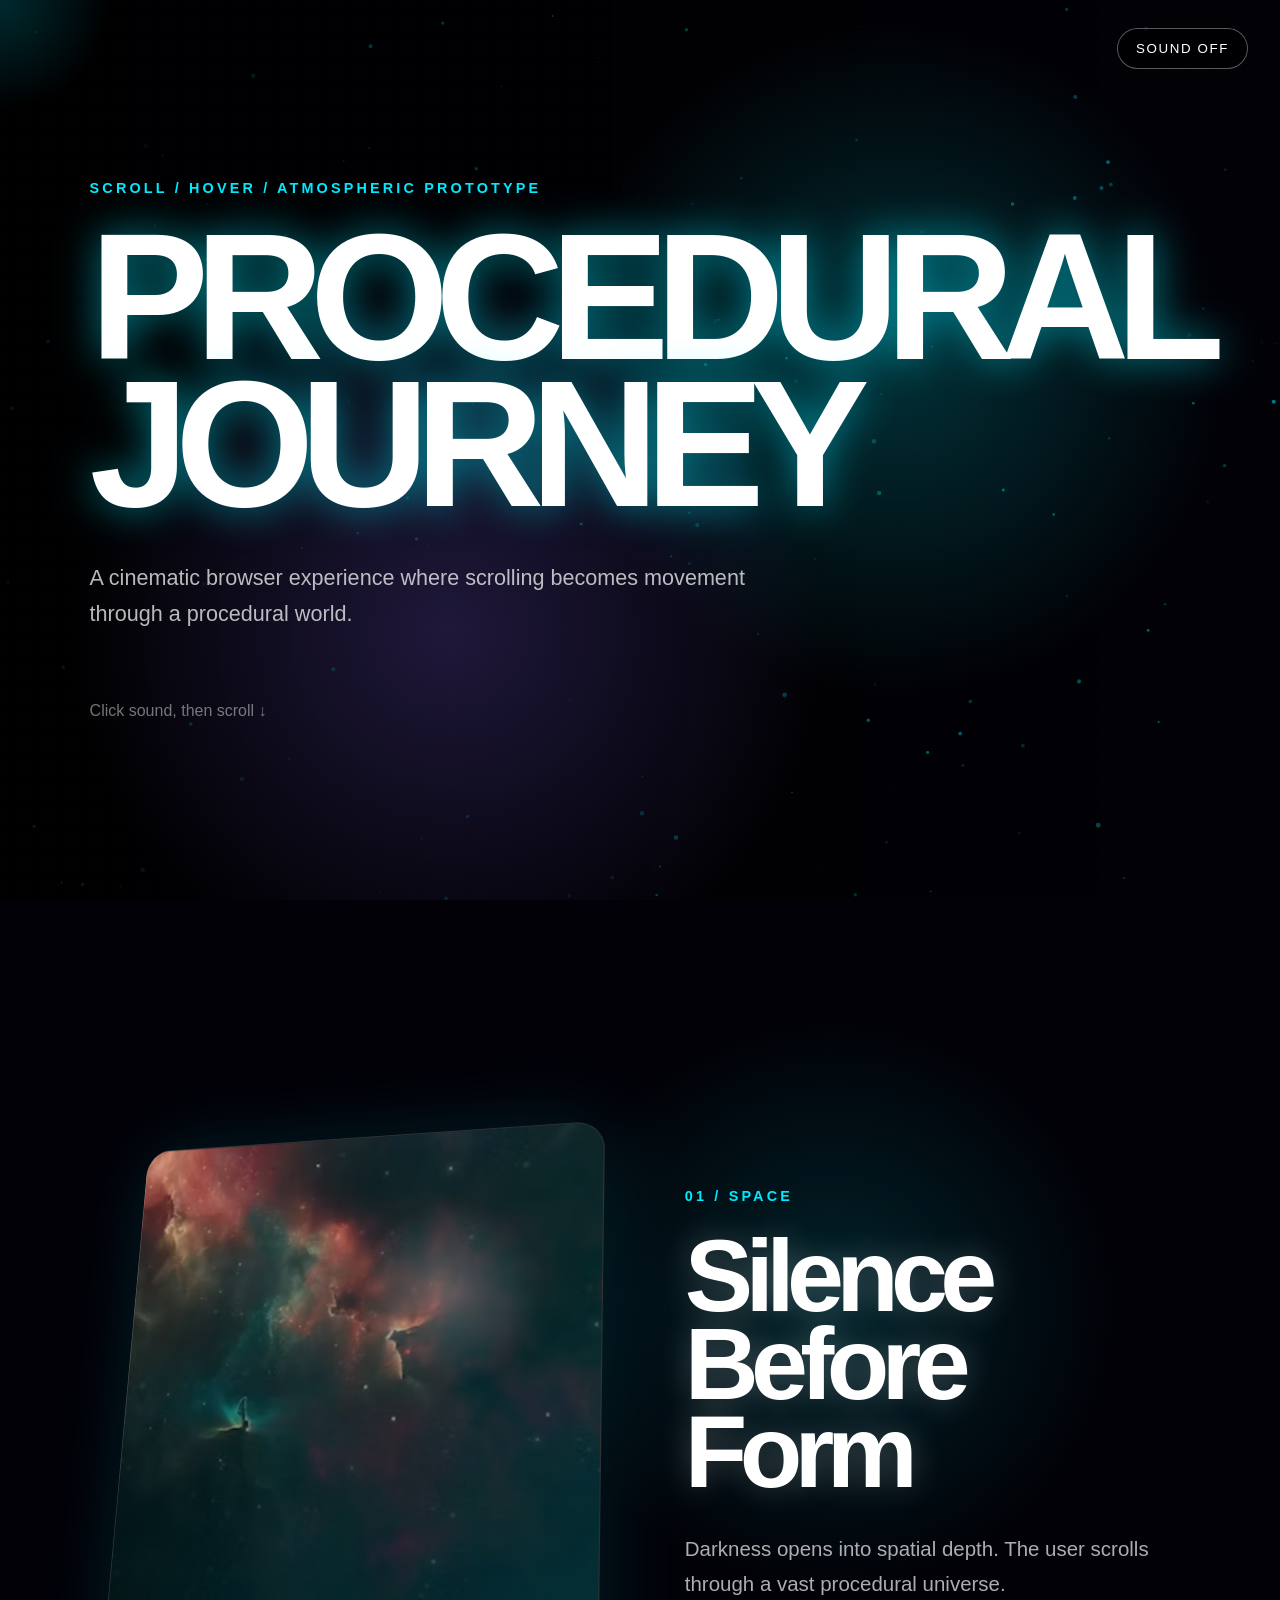
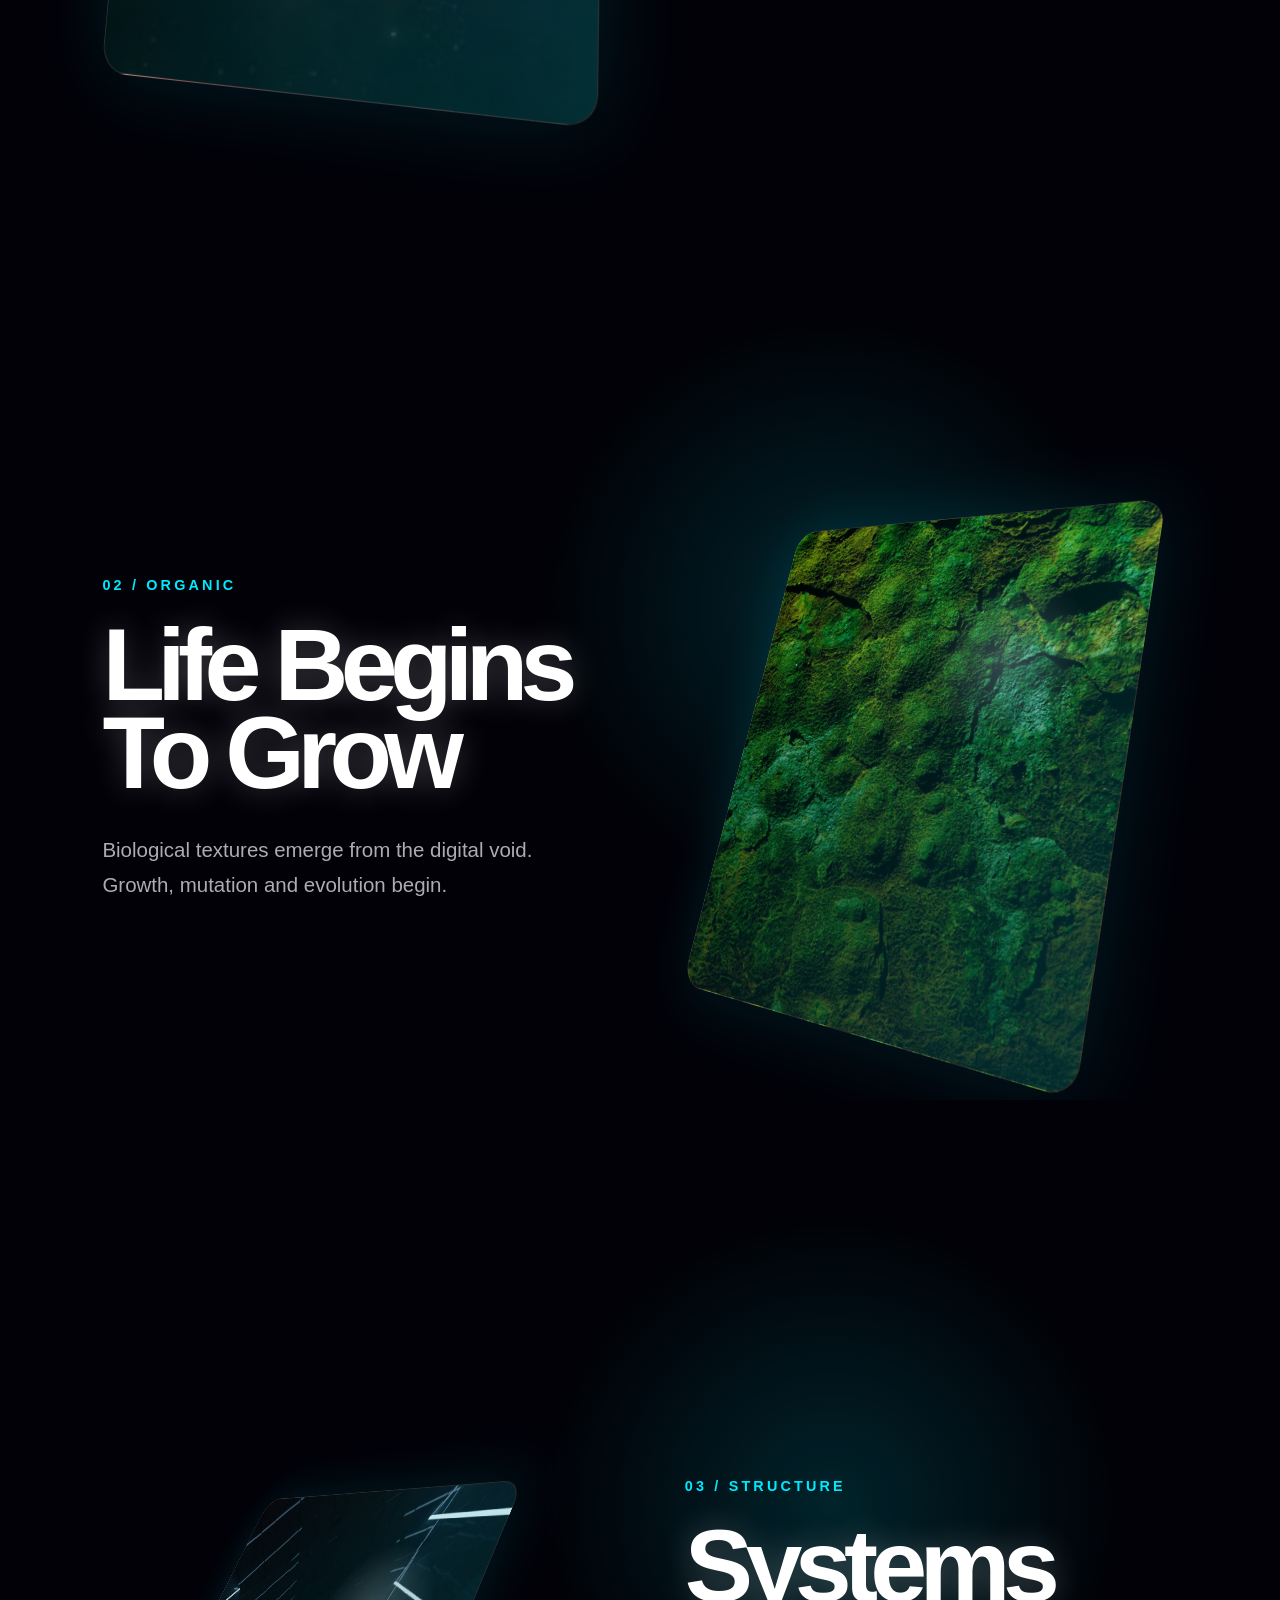
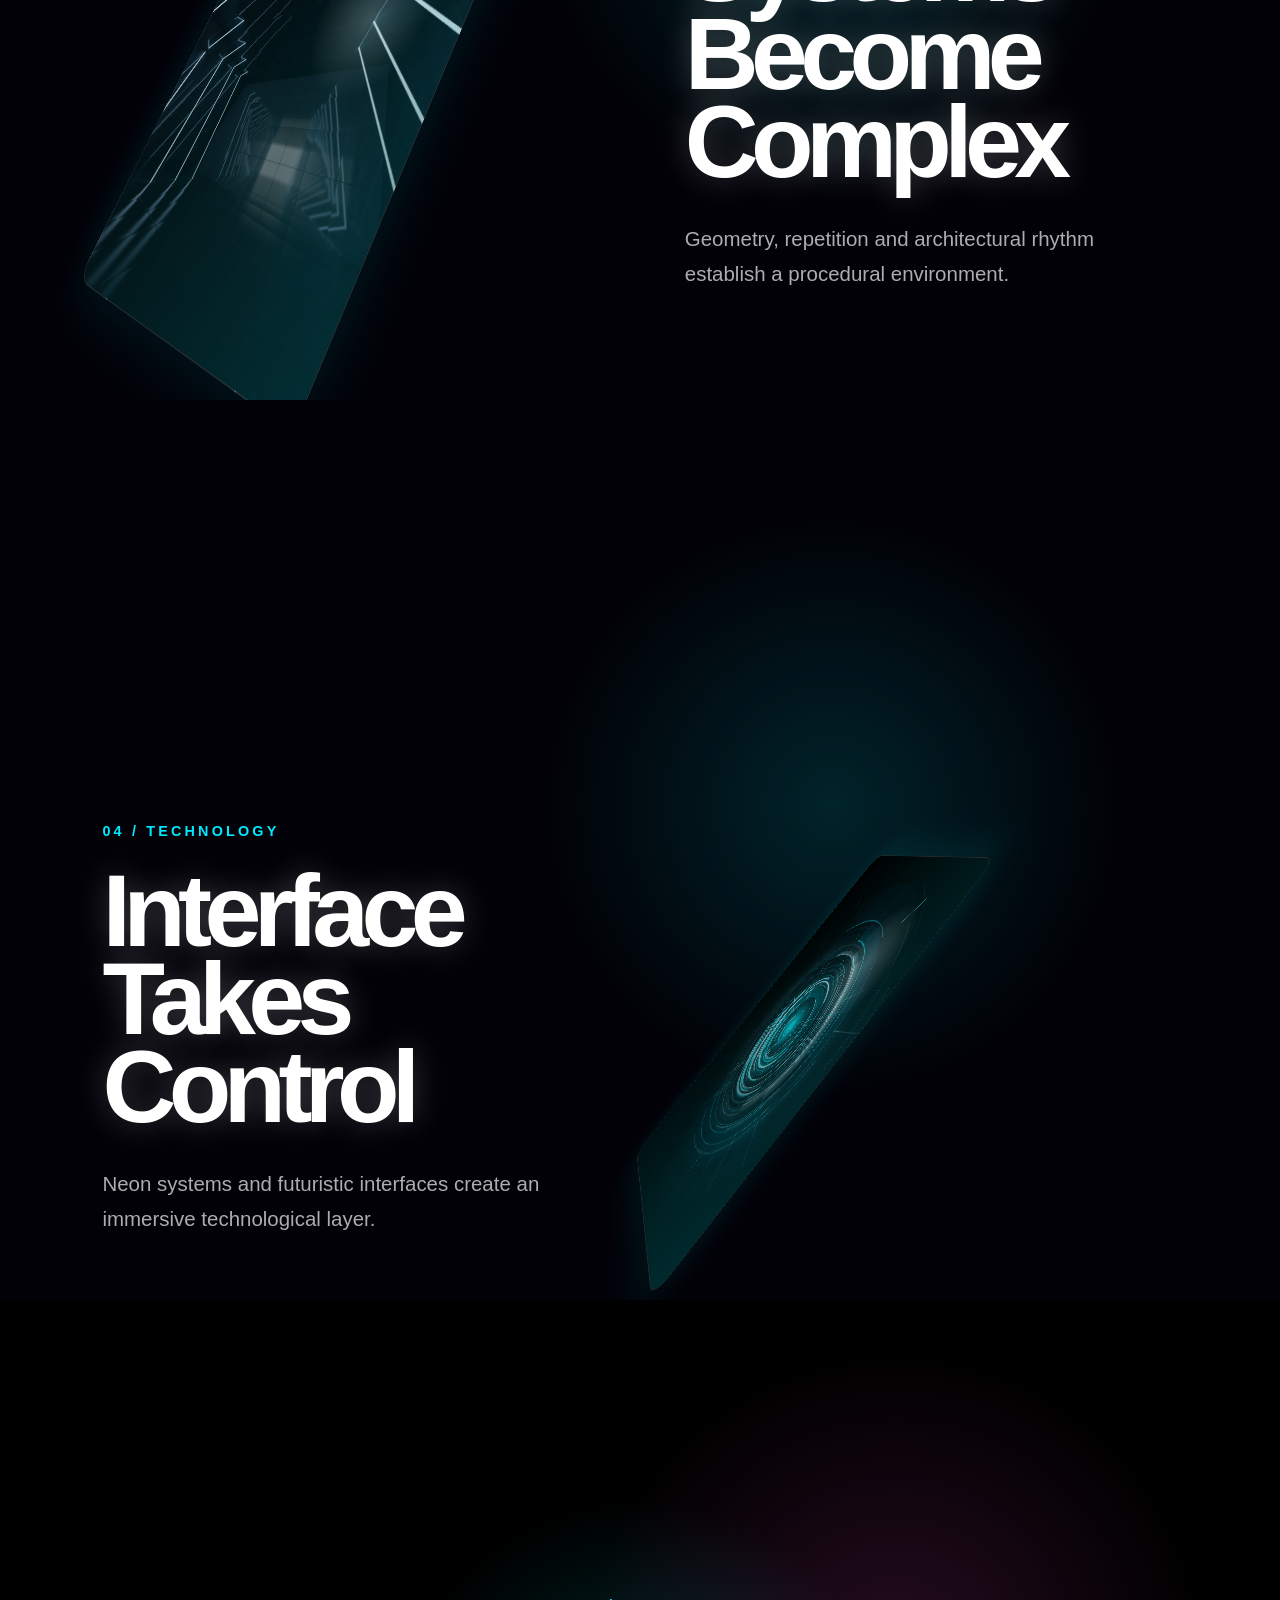
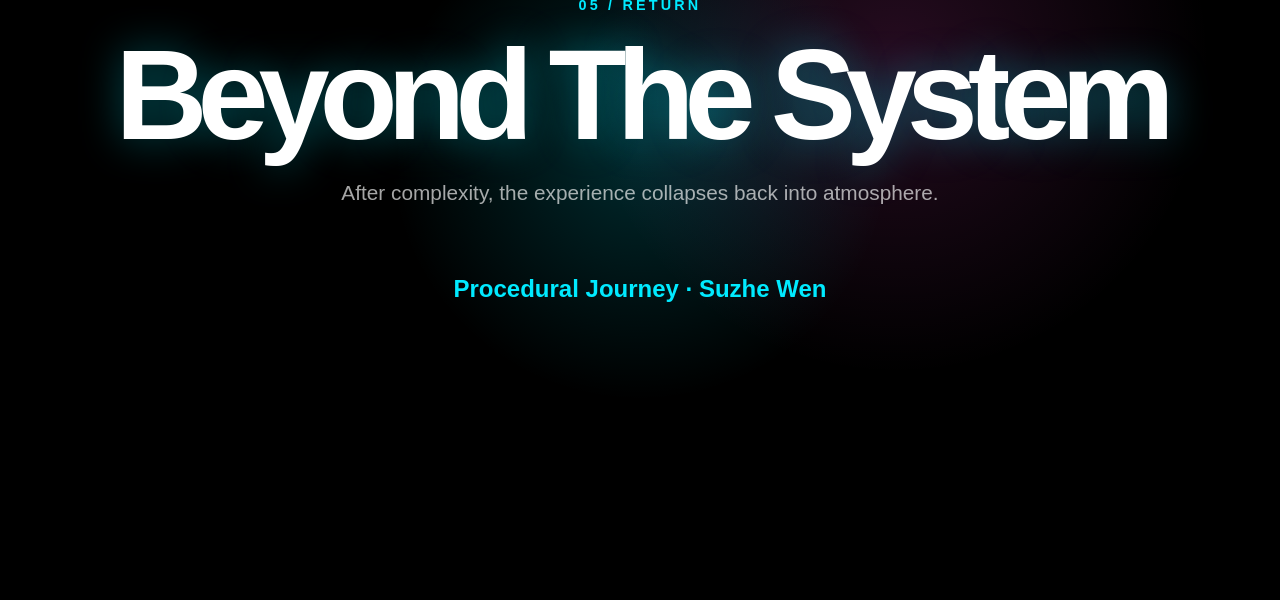
<file: A3/index.html>
<!DOCTYPE html>
<html lang="en">

<head>
  <meta charset="UTF-8">
  <meta name="viewport" content="width=device-width, initial-scale=1.0">
  <title>Procedural Journey</title>
  <link rel="stylesheet" href="style.css">
</head>

<body>
  <canvas id="particleCanvas"></canvas>
  
  <div class="progress"></div>
  <div class="cursor"></div>
  <div class="grain"></div>

  <audio id="ambientAudio" src="morgan.mp3" loop></audio>
  <button id="soundButton" class="sound-button">SOUND OFF</button>

  <section class="hero">

    <video class="hero-video" autoplay muted loop playsinline>
      <source src="hero.mp4" type="video/mp4">
    </video>

    <div class="hero-overlay"></div>

    <div class="hero-content">
      <p class="meta">Scroll / Hover / Atmospheric Prototype</p>

      <h1>
        PROCEDURAL<br>
        JOURNEY
      </h1>

      <p>
        A cinematic browser experience where scrolling becomes movement through a procedural world.
      </p>

      <span>Click sound, then scroll ↓</span>
    </div>

  </section>

  <main>

    <section class="chapter" data-accent="#00eaff">
      <div class="image image-space"></div>

      <div class="copy">
        <p class="meta">01 / Space</p>
        <h2>Silence Before Form</h2>
        <p>
          Darkness opens into spatial depth. The user scrolls through a vast procedural universe.
        </p>
      </div>
    </section>

    <section class="chapter reverse" data-accent="#42ff9e">
      <div class="image image-organic"></div>

      <div class="copy">
        <p class="meta">02 / Organic</p>
        <h2>Life Begins To Grow</h2>
        <p>
          Biological textures emerge from the digital void. Growth, mutation and evolution begin.
        </p>
      </div>
    </section>

    <section class="chapter" data-accent="#8d6cff">
      <div class="image image-tunnel"></div>

      <div class="copy">
        <p class="meta">03 / Structure</p>
        <h2>Systems Become Complex</h2>
        <p>
          Geometry, repetition and architectural rhythm establish a procedural environment.
        </p>
      </div>
    </section>

    <section class="chapter reverse" data-accent="#ff4fd8">
      <div class="image image-technology"></div>

      <div class="copy">
        <p class="meta">04 / Technology</p>
        <h2>Interface Takes Control</h2>
        <p>
          Neon systems and futuristic interfaces create an immersive technological layer.
        </p>
      </div>
    </section>

  </main>

  <section class="ending">
    <p class="meta">05 / Return</p>

    <h2>
      Beyond The System
    </h2>

    <p>
      After complexity, the experience collapses back into atmosphere.
    </p>

    <strong>Procedural Journey · Suzhe Wen</strong>
  </section>

  <script src="script.js"></script>

</body>

</html>
</file>
<file: A3/style.css>
/*
  Assignment 3 – Procedural Journey
  Student: Suzhe Wen

  This project is designed as a scroll-based immersive browser prototype.
  The chosen interaction is scrolling, supported by hover and sound feedback.
  The visual style is influenced by cinematic digital studios such as Active Theory,
  where the webpage feels less like a normal site and more like a moving environment.

  The design uses real image and video textures to create a stronger atmosphere.
  The hero section uses video as a moving background so the first screen feels alive.
  Each chapter uses a different image texture: space, organic growth, architecture,
  and technology. These materials help communicate the transformation from natural
  emptiness to technological complexity.

  The code avoids external JavaScript and CSS libraries. All interactions are created
  with HTML, CSS, and vanilla JavaScript. This keeps the work appropriate for the
  assignment brief and makes the design decisions visible in the codebase.

  The scroll effect is intentionally cinematic. As the user scrolls, the progress bar,
  image parallax, text movement, and background movement all respond. This makes the
  scroll action feel like camera movement through a procedural world rather than just
  reading a static page. Hover is used to intensify the glow around images, making the
  user feel that each visual object is reactive.

  The final section acts as a closing state. It does not simply end the page, but returns
  the user to atmosphere, reinforcing the concept of a cycle.
*/

* {
  margin: 0;
  padding: 0;
  box-sizing: border-box;
}

html {
  scroll-behavior: smooth;
}

body {
  background: #020208;
  color: white;
  font-family: Arial, Helvetica, sans-serif;
  overflow-x: hidden;
}

.progress {
  position: fixed;
  top: 0;
  left: 0;
  height: 4px;
  width: 0%;
  background: linear-gradient(90deg, #00eaff, #8d6cff, #ff4fd8);
  z-index: 999;
}

.cursor {
  position: fixed;
  width: 220px;
  height: 220px;
  border-radius: 50%;
  background: radial-gradient(circle, rgba(0, 234, 255, 0.18), transparent 70%);
  pointer-events: none;
  transform: translate(-50%, -50%);
  mix-blend-mode: screen;
  z-index: 998;
}

.grain {
  position: fixed;
  inset: 0;
  background-image: radial-gradient(circle, rgba(255, 255, 255, 0.16) 1px, transparent 1px);
  background-size: 3px 3px;
  opacity: 0.07;
  pointer-events: none;
  z-index: 900;
}

.sound-button {
  position: fixed;
  top: 28px;
  right: 32px;
  z-index: 1000;
  padding: 12px 18px;
  border-radius: 999px;
  border: 1px solid rgba(255, 255, 255, 0.35);
  background: rgba(0, 0, 0, 0.45);
  color: white;
  letter-spacing: 0.12em;
  text-transform: uppercase;
  cursor: pointer;
  backdrop-filter: blur(14px);
}

.hero {
  min-height: 100vh;
  position: relative;
  overflow: hidden;
  display: flex;
  align-items: center;
  padding: 7vw;
}

.hero-video {
  position: absolute;
  inset: 0;
  width: 100%;
  height: 100%;
  object-fit: cover;
  opacity: 0.48;
  transform: scale(1.08);
}

.hero-overlay {
  position: absolute;
  inset: 0;
  background:
    radial-gradient(circle at 70% 40%, rgba(0, 234, 255, 0.28), transparent 32%),
    radial-gradient(circle at 35% 70%, rgba(141, 108, 255, 0.28), transparent 36%),
    linear-gradient(90deg, rgba(0, 0, 0, 0.96), rgba(0, 0, 0, 0.25));
}

.hero-content {
  position: relative;
  z-index: 5;
  max-width: 1200px;
}

.meta {
  color: #00eaff;
  text-transform: uppercase;
  letter-spacing: 0.22em;
  font-size: 0.9rem;
  font-weight: bold;
  margin-bottom: 28px;
}

.hero h1 {
  font-size: clamp(5rem, 14vw, 15rem);
  line-height: 0.82;
  letter-spacing: -0.08em;
  text-shadow: 0 0 40px rgba(0, 234, 255, 0.55);
}

.hero p:not(.meta) {
  margin-top: 42px;
  max-width: 720px;
  font-size: 1.35rem;
  line-height: 1.65;
  color: rgba(255, 255, 255, 0.72);
}

.hero span {
  display: block;
  margin-top: 70px;
  color: rgba(255, 255, 255, 0.45);
}

.chapter {
  min-height: 100vh;
  padding: 8vw;
  display: grid;
  grid-template-columns: 1fr 1fr;
  gap: 7vw;
  align-items: center;
  position: relative;
  overflow: hidden;
  opacity: 0;
  transform: translateY(90px) rotateX(10deg);
  transition: opacity 0.9s ease, transform 0.9s ease;
}

.chapter.visible {
  opacity: 1;
  transform: translateY(0) rotateX(0deg);
}

.chapter.reverse .image {
  order: 2;
}

.chapter::before {
  content: "";
  position: absolute;
  inset: 0;
  background:
    radial-gradient(circle at 65% 45%, rgba(0, 234, 255, 0.16), transparent 30%),
    #020208;
  opacity: 0.9;
}

.image {
  position: relative;
  z-index: 2;
  height: 62vh;
  border-radius: 28px;
  overflow: hidden;
  background-size: cover;
  background-position: center;
  border: 1px solid rgba(255, 255, 255, 0.16);
  box-shadow: 0 0 80px rgba(0, 234, 255, 0.12);
  transform: perspective(900px) rotateY(-10deg) rotateX(4deg);
  transition: box-shadow 0.5s ease, filter 0.5s ease;
}

.chapter.reverse .image {
  transform: perspective(900px) rotateY(10deg) rotateX(4deg);
}

.chapter:hover .image {
  box-shadow: 0 0 120px var(--glow);
  filter: brightness(1.15) contrast(1.12);
}

.image::after {
  content: "";
  position: absolute;
  inset: 0;
  background:
    linear-gradient(120deg, rgba(0, 0, 0, 0.15), rgba(0, 234, 255, 0.18)),
    radial-gradient(circle at 70% 30%, rgba(255, 255, 255, 0.25), transparent 18%);
  mix-blend-mode: screen;
}

.image-space {
  background-image:
    linear-gradient(rgba(0, 0, 0, 0.18), rgba(0, 0, 0, 0.62)),
    url("space.jpg");
}

.image-organic {
  background-image:
    linear-gradient(rgba(0, 0, 0, 0.18), rgba(0, 0, 0, 0.62)),
    url("organic.jpg");
}

.image-tunnel {
  background-image:
    linear-gradient(rgba(0, 0, 0, 0.05), rgba(0, 0, 0, 0.55)),
    url("tunnel.jpg");
}

.image-technology {
  background-image:
    linear-gradient(rgba(0, 0, 0, 0.08), rgba(0, 0, 0, 0.62)),
    url("technology.jpg");
}

.copy {
  position: relative;
  z-index: 3;
}

.copy h2 {
  font-size: clamp(4rem, 8vw, 10rem);
  line-height: 0.86;
  letter-spacing: -0.075em;
  text-shadow: 0 0 32px rgba(255, 255, 255, 0.24);
}

.copy p:not(.meta) {
  margin-top: 36px;
  max-width: 640px;
  color: rgba(255, 255, 255, 0.68);
  font-size: 1.28rem;
  line-height: 1.7;
}

.ending {
  min-height: 100vh;
  padding: 8vw;
  display: flex;
  flex-direction: column;
  justify-content: center;
  align-items: center;
  background:
    radial-gradient(circle at center, rgba(0, 234, 255, 0.18), transparent 32%),
    radial-gradient(circle at 70% 40%, rgba(255, 79, 216, 0.15), transparent 30%),
    #000;
  text-align: center;
  overflow: hidden;
}

.ending h2 {
  font-size: clamp(4rem, 10vw, 12rem);
  line-height: 0.85;
  letter-spacing: -0.08em;
  text-shadow: 0 0 42px rgba(0, 234, 255, 0.35);
}

.ending p:not(.meta) {
  margin-top: 32px;
  font-size: 1.3rem;
  color: rgba(255, 255, 255, 0.65);
}

.ending strong {
  margin-top: 70px;
  color: #00eaff;
  font-size: 1.5rem;
}

@media (max-width: 900px) {
  .chapter {
    grid-template-columns: 1fr;
  }

  .chapter.reverse .image {
    order: 0;
  }

  .image {
    height: 42vh;
  }

  .copy h2 {
    font-size: 4rem;
  }
}
#particleCanvas {
  position: fixed;
  inset: 0;
  width: 100%;
  height: 100%;
  z-index: 1;
  pointer-events: none;
  opacity: 0.75;
}

.hero,
.chapter,
.ending {
  position: relative;
  z-index: 2;
}

.hero-video {
  opacity: 0.62;
  filter: contrast(1.18) saturate(1.2);
}

.hero-overlay {
  background:
    radial-gradient(circle at 70% 40%, rgba(0, 234, 255, 0.2), transparent 32%),
    radial-gradient(circle at 35% 70%, rgba(141, 108, 255, 0.22), transparent 36%),
    linear-gradient(90deg, rgba(0, 0, 0, 0.82), rgba(0, 0, 0, 0.16));
}

.technology-chapter {
  grid-template-columns: 1fr 1fr;
}

.hud {
  position: relative;
  z-index: 3;
  width: 560px;
  height: 560px;
  border-radius: 50%;
  justify-self: center;
  align-self: center;
  background:
    radial-gradient(circle, rgba(0, 234, 255, 0.35), transparent 12%),
    radial-gradient(circle, rgba(255, 79, 216, 0.16), transparent 52%);
  box-shadow:
    0 0 80px rgba(0, 234, 255, 0.24),
    0 0 140px rgba(255, 79, 216, 0.22);
  transform-style: preserve-3d;
}

.hud-ring {
  position: absolute;
  inset: 8%;
  border-radius: 50%;
  border: 1px solid rgba(0, 234, 255, 0.55);
  box-shadow: 0 0 25px rgba(0, 234, 255, 0.35);
}

.ring-a {
  animation: spinHud 12s linear infinite;
}

.ring-b {
  inset: 22%;
  border-style: dashed;
  border-color: rgba(255, 255, 255, 0.55);
  animation: spinHudReverse 8s linear infinite;
}

.ring-c {
  inset: 36%;
  border-color: rgba(255, 79, 216, 0.65);
  animation: spinHud 5s linear infinite;
}

.hud-line {
  position: absolute;
  left: 50%;
  top: 50%;
  width: 45%;
  height: 2px;
  background: linear-gradient(90deg, #00eaff, transparent);
  transform-origin: left center;
  animation: scanHud 4s linear infinite;
}

@keyframes spinHud {
  to {
    transform: rotate(360deg);
  }
}

@keyframes spinHudReverse {
  to {
    transform: rotate(-360deg);
  }
}

@keyframes scanHud {
  to {
    transform: rotate(360deg);
  }
}

.chapter:hover .copy h2 {
  text-shadow:
    0 0 22px rgba(255, 255, 255, 0.55),
    0 0 55px var(--glow);
}

@media (max-width: 900px) {
  .hud {
    width: 320px;
    height: 320px;
  }
}
</file>
